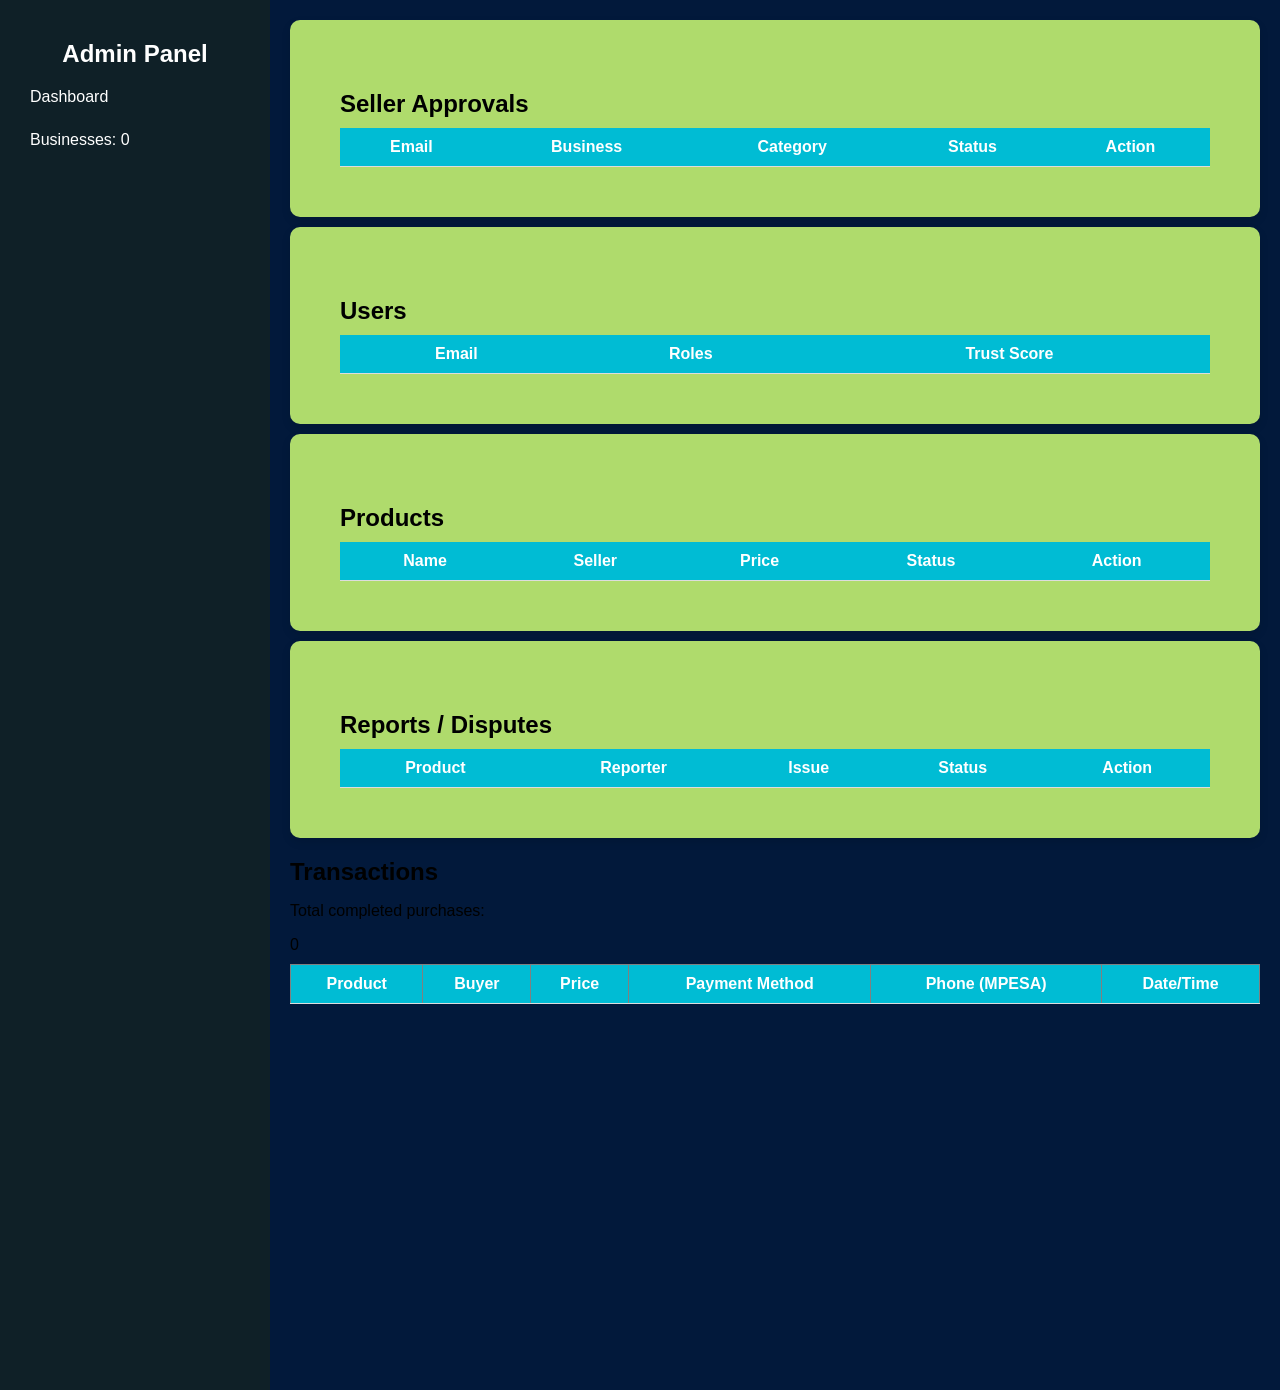
<file: Admin.html>
<!DOCTYPE html>
<html lang="en">
<head>
<meta charset="UTF-8">
<meta name="viewport" content="width=device-width, initial-scale=1.0">
<title>Safe Markets Admin</title>

<style>
body{
    margin:0;
    font-family:Arial, Helvetica, sans-serif;
    display:flex;
}

/* Sidebar */
.sidebar{
    width:230px;
    background: #0f2027;
    color:white;
    height:150vh;
    padding:20px;
}

.sidebar h2{
    text-align:center;
}

.sidebar a{
    display:block;
    color:white;
    padding:10px;
    text-decoration:none;
    margin:5px 0;
    border-radius:6px;
}

.sidebar a:hover{
    background:#1c3b4a;
}

/* Main */
.main{
    flex:1;
    background:#02193b;
    padding:20px;
}

h2{
    margin-bottom:10px;
}

/* Cards */
.card{
    background:rgb(175, 219, 108);
    padding:50px;
    margin-bottom:10px;
    border-radius:10px;
    box-shadow:0 4px 10px rgba(0,0,0,0.1);
}

/* Tables */
table{
    width:100%;
    border-collapse:collapse;
}

th, td{
    padding:10px;
    border-bottom:1px solid #ddd;
}

th{
    background:#00bcd4;
    color:white;
}

/* Buttons */
button{
    padding:5px 10px;
    border:none;
    border-radius:5px;
    cursor:pointer;
}

.approve{ background:#4caf50; color:white; }
.reject{ background:#f44336; color:white; }
.resolve{ background:#2196f3; color:white; }

</style>
</head>

<div class="sidebar">
    <h2>Admin Panel</h2>
    <a href="#">Dashboard</a>
    <a href="#">Businesses: <span id="businessCount">0</span></a>
</div>

<div class="main">

    <div class="card">
    <h2>Seller Approvals</h2>
    <table>
    <thead>
    <tr>
    <th>Email</th>
    <th>Business</th>
    <th>Category</th>
    <th>Status</th>
    <th>Action</th>
    </tr>
    </thead>
    <tbody id="sellerTable"></tbody>
    </table>
</div>

    <!-- USERS -->
    <div class="card">
        <h2>Users</h2>
        <table>
        <thead>
        <tr>
        <th>Email</th>
        <th>Roles</th>
        <th>Trust Score</th>
        </tr>
        </thead>
        <tbody id="usersTable"></tbody>
        </table>
    </div>

    <!-- PRODUCTS -->
    <div class="card">
        <h2>Products</h2>
        <table>
        <thead>
        <tr>
        <th>Name</th>
        <th>Seller</th>
        <th>Price</th>
        <th>Status</th>
        <th>Action</th>
        </tr>
        </thead>
        <tbody id="productsTable"></tbody>
        </table>
    </div>

    <!-- REPORTS -->
    <div class="card">
        <h2>Reports / Disputes</h2>
        <table>
        <thead>
        <tr>
        <th>Product</th>
        <th>Reporter</th>
        <th>Issue</th>
        <th>Status</th>
        <th>Action</th>
        </tr>
        </thead>
        <tbody id="reportsTable"></tbody>
        </table>
    </div>

     <!--TRANSACTIONS-->
    <h2>Transactions</h2>
<p>Total completed purchases:</p>
<div id="transactionsCount"></div>

<table id="transactionsTable" border="1" style="width:100%; border-collapse: collapse; margin-top:10px;">
    <thead>
    <tr>
    <th>Product</th>
    <th>Buyer</th>
    <th>Price</th>
    <th>Payment Method</th>
    <th>Phone (MPESA)</th>
    <th>Date/Time</th>
    </tr>
    </thead>
    <tbody>
    </tbody>
</table>

</div>

<script>

/* Load data */
let users = JSON.parse(localStorage.getItem("users")) || [];
let products = JSON.parse(localStorage.getItem("products")) || [];
let reports = JSON.parse(localStorage.getItem("reports")) || [];

/* ✅ FIX OLD USERS */
users = users.map(u => {
    if(!u.roles){
        u.roles = [u.role || "buyer"];
    }
    if(!u.status){
        u.status = "none";
    }
    return u;
});

localStorage.setItem("users", JSON.stringify(users));

/* USERS TABLE */
function renderUsers(){
    const table = document.getElementById("usersTable");
    table.innerHTML = "";

    users.forEach(u => {
        table.innerHTML += `
            <tr>
                <td>${u.email}</td>
                <td>${u.roles.join(", ")}</td>
                <td>${u.trustScore}%</td>
            </tr>
        `;
    });
}

/* PRODUCTS */
function renderProducts(){
    const table = document.getElementById("productsTable");
    table.innerHTML = "";

    products.forEach((p, index) => {
        table.innerHTML += `
            <tr>
                <td>${p.name}</td>
                <td>${p.seller}</td>
                <td>$${p.price}</td>
                <td>${p.approved ? "Approved" : "Pending"}</td>
                <td>
                    <button class="approve" onclick="approveProduct(${index})">Approve</button>
                    <button class="reject" onclick="deleteProduct(${index})">Delete</button>
                </td>
            </tr>
        `;
    });
}

/* REPORTS */
function renderReports(){
    const table = document.getElementById("reportsTable");
    table.innerHTML = "";

    reports.forEach((r, index) => {
        let product = products.find(p => p.id == r.productId);

        table.innerHTML += `
            <tr>
                <td>${product ? product.name : "Deleted"}</td>
                <td>${r.reporter}</td>
                <td>${r.issueType}</td>
                <td>${r.status}</td>
                <td>
                    <button class="resolve" onclick="resolveReport(${index})">Resolve</button>
                </td>
            </tr>
        `;
    });
}

/* SELLERS */
function renderSellers(){
    const table = document.getElementById("sellerTable");
    table.innerHTML = "";

    users.forEach((u,index)=>{
        if(u.roles.includes("seller")){
            table.innerHTML += `
            <tr>
                <td>${u.email}</td>
                <td>${u.businessName || "-"}</td>
                <td>${u.category || "-"}</td>
                <td>${u.status}</td>
                <td>
                    <button class="approve" onclick="approveSeller(${index})">Approve</button>
                    <button class="reject" onclick="blockSeller(${index})">Block</button>
                </td>
            </tr>
            `;
        }
    });
}

/* ACTIONS */
function approveProduct(index){
    products[index].approved = true;
    localStorage.setItem("products", JSON.stringify(products));
    renderProducts();
}

function deleteProduct(index){
    products.splice(index,1);
    localStorage.setItem("products", JSON.stringify(products));
    renderProducts();
}

function resolveReport(index){
    reports[index].status = "resolved";
    localStorage.setItem("reports", JSON.stringify(reports));

    let r = reports[index];
    let prod = products.find(p => p.id == r.productId);
    if(prod) updateTrustScore(prod.seller); // ✅ adjust trust
    renderReports();
}

/* ✅ FIX SELLER APPROVAL SYNC */
function approveSeller(i){
    users[i].status = "approved";
    localStorage.setItem("users", JSON.stringify(users));

    let active = JSON.parse(localStorage.getItem("activeUser"));
    if(active && active.email === users[i].email){
        localStorage.setItem("activeUser", JSON.stringify(users[i]));
    }

    renderSellers();
}

function blockSeller(i){
    users[i].status = "blocked";
    localStorage.setItem("users", JSON.stringify(users));

    let active = JSON.parse(localStorage.getItem("activeUser"));
    if(active && active.email === users[i].email){
        localStorage.setItem("activeUser", JSON.stringify(users[i]));
    }

    renderSellers();
}

/* AUTO BLOCK LOW TRUST */
users.forEach(u=>{
    if(u.trustScore < 40){
        u.status = "blocked";
    }
});
localStorage.setItem("users", JSON.stringify(users));

/* COUNT */
function updateBusinessCount(){
    let count = users.filter(u => u.roles.includes("seller")).length;
    document.getElementById("businessCount").innerText = count;
}

/* INIT */
renderUsers();
renderProducts();
renderReports();
renderSellers();
updateBusinessCount();

/* TRANSACTIONS */
function renderTransactions() {
    const table = document.getElementById("transactionsTable").querySelector("tbody");
    table.innerHTML = "";

    const soldProducts = products.filter(p => p.sold);

    soldProducts.forEach(p => {
        const buyerEmail = p.buyerEmail || "-"; // store buyer email when checkout happens
        const phone = p.buyerPhone || "-";
        const date = p.soldAt ? new Date(p.soldAt).toLocaleString() : "-";

        table.innerHTML += `
            <tr>
                <td>${p.name}</td>
                <td>${buyerEmail}</td>
                <td>$${p.price}</td>
                <td>${p.paymentMethod || "-"}</td>
                <td>${phone}</td>
                <td>${date}</td>
            </tr>
        `;
    });

    document.getElementById("transactionsCount").innerText = soldProducts.length;
}

/* Call after all renderings */
renderTransactions();

</script>

</body>
</html>
</file>
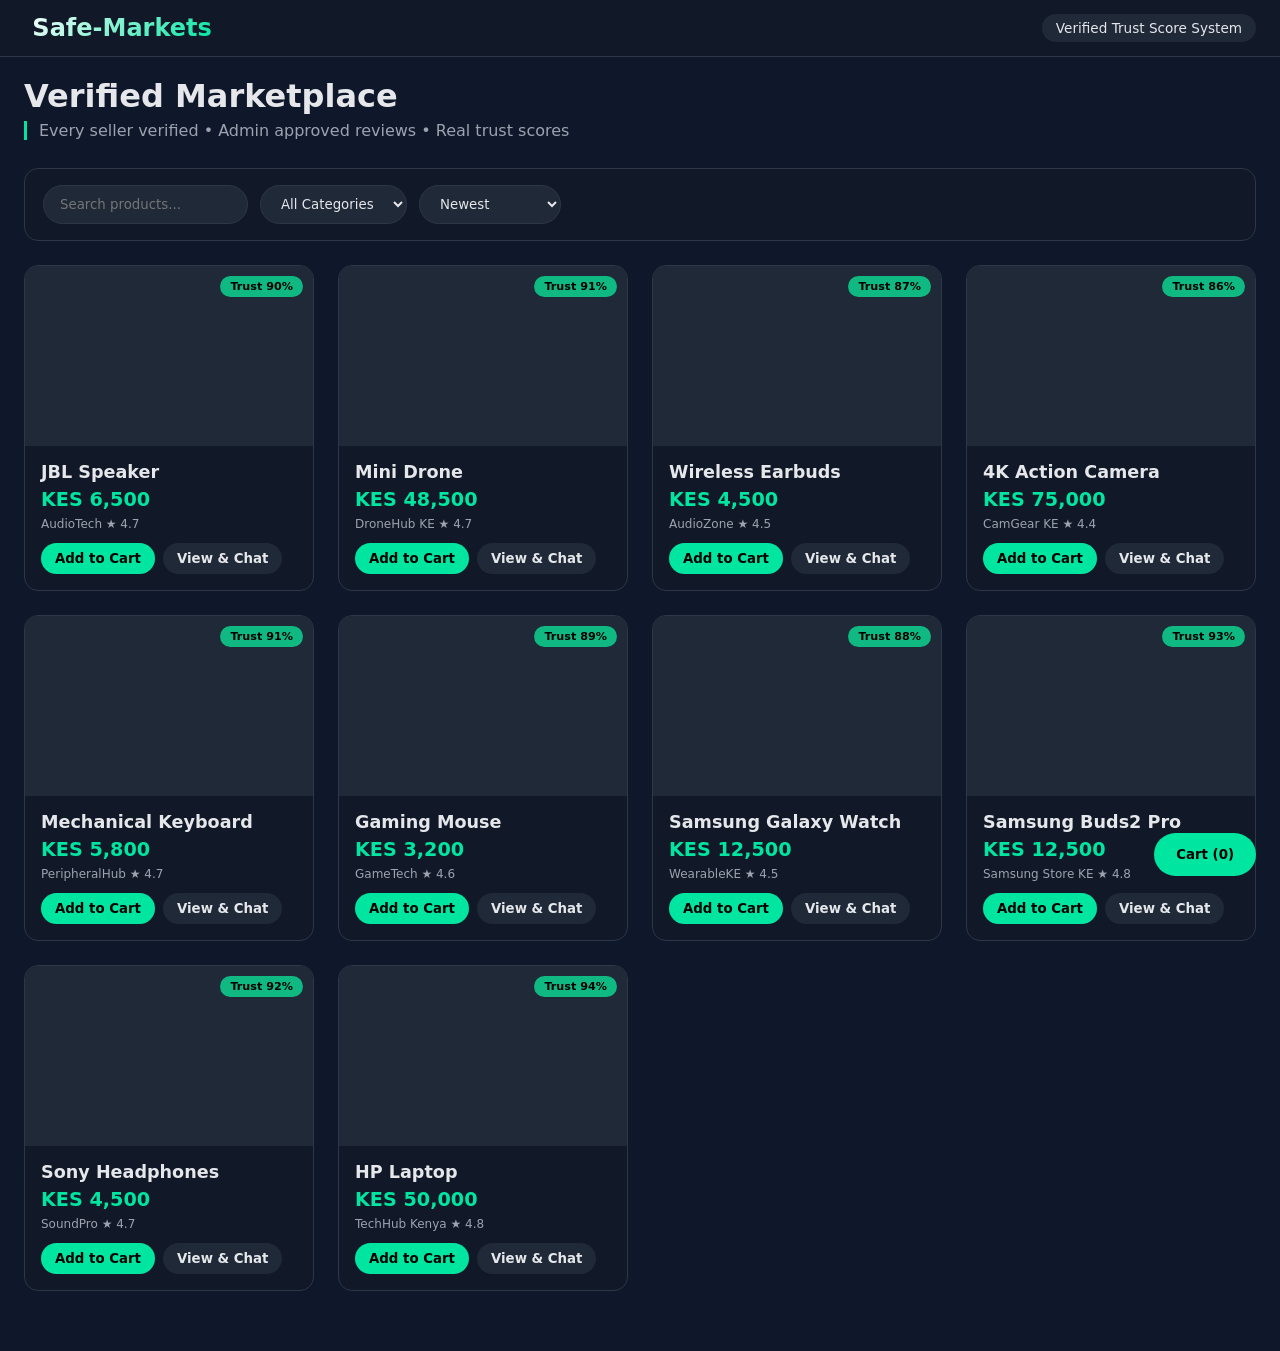
<file: marketplace.html>
<!DOCTYPE html>
<html lang="en">
<head>
  <meta charset="UTF-8" />
  <meta name="viewport" content="width=device-width, initial-scale=1.0" />
  <title>SafeMarket Marketplace</title>
  <style>
    * {
      box-sizing: border-box;
      margin: 0;
      padding: 0;
      font-family: system-ui, 'Inter', -apple-system, sans-serif;
    }

    :root {
      --bg: #0f172a;
      --surface: #111827;
      --surface2: #1f2937;
      --border: #2d3748;
      --text: #e5e7eb;
      --text2: #9ca3af;
      --accent: #00e5a0;
      --trust-high: #10b981;
      --trust-mid: #f59e0b;
      --trust-low: #ef4444;
      --radius: 14px;
      --shadow: 0 10px 25px -5px rgba(0, 0, 0, 0.3);
    }

    body { background: var(--bg); color: var(--text); }

    .container { max-width: 1400px; margin: 0 auto; padding: 20px 24px; }

  
    .nav {
      background: var(--surface);
      border-bottom: 1px solid var(--border);
      position: sticky;
      top: 0;
      z-index: 100;
      backdrop-filter: blur(8px);
    }
    .nav-inner {
      display: flex;
      justify-content: space-between;
      align-items: center;
      padding: 14px 24px;
      max-width: 1400px;
      margin: 0 auto;
    }
    .nav-logo {
      font-weight: 800;
      font-size: 1.5rem;
      text-decoration: none;
      background: linear-gradient(135deg, #fff, var(--accent));
      background-clip: text;
      -webkit-background-clip: text;
      color: transparent;
    }
    .trust-badge-nav {
      background: var(--surface2);
      padding: 6px 14px;
      border-radius: 40px;
      font-size: 0.85rem;
      font-weight: 500;
    }

   body {
	user-select:none;
}
    .header h1 { font-size: 2rem; margin-bottom: 6px; }
    .header p { color: var(--text2); border-left: 3px solid var(--accent); padding-left: 12px; }

    .toolbar {
      display: flex;
      gap: 12px;
      flex-wrap: wrap;
      margin: 28px 0 24px;
      padding: 16px 18px;
      background: var(--surface);
      border: 1px solid var(--border);
      border-radius: var(--radius);
    }
    input, select {
      padding: 10px 16px;
      border-radius: 40px;
      border: 1px solid var(--border);
      background: var(--surface2);
      color: var(--text);
      outline: none;
    }
    input:focus, select:focus { border-color: var(--accent); }


    .grid {
      display: grid;
      grid-template-columns: repeat(auto-fill, minmax(290px, 1fr));
      gap: 24px;
      margin-bottom: 40px;
    }
    .card {
      background: var(--surface);
      border: 1px solid var(--border);
      border-radius: var(--radius);
      overflow: hidden;
      transition: 0.25s;
      cursor: pointer;
    }
    .card:hover { transform: translateY(-5px); border-color: var(--accent); box-shadow: var(--shadow); }
    .card-img {
      height: 180px;
      background-size: cover;
      background-position: center;
      background-color: var(--surface2);
      position: relative;
    }
    .trust-score-chip {
      position: absolute;
      top: 10px;
      right: 10px;
      background: rgba(0,0,0,0.75);
      backdrop-filter: blur(4px);
      padding: 4px 10px;
      border-radius: 30px;
      font-size: 0.7rem;
      font-weight: bold;
    }
    .card-body { padding: 16px; }
    .title { font-weight: 700; font-size: 1.1rem; }
    .price { color: var(--accent); font-weight: 800; font-size: 1.2rem; margin: 6px 0; }
    .seller { font-size: 0.75rem; color: var(--text2); margin: 4px 0; }
    .actions { display: flex; gap: 8px; margin-top: 12px; }
    button {
      padding: 8px 14px;
      border: none;
      border-radius: 40px;
      cursor: pointer;
      font-weight: 600;
      transition: 0.2s;
    }
    .primary { background: var(--accent); color: #000; }
    .secondary { background: var(--surface2); color: var(--text); }


    .modal-overlay {
      position: fixed;
      top: 0;
      left: 0;
      width: 100%;
      height: 100%;
      background: rgba(0,0,0,0.85);
      backdrop-filter: blur(5px);
      z-index: 200;
      display: flex;
      justify-content: center;
      align-items: center;
      visibility: hidden;
      opacity: 0;
      transition: 0.2s;
    }
    .modal-overlay.active {
      visibility: visible;
      opacity: 1;
    }
    .modal {
      background: var(--surface);
      border-radius: 24px;
      max-width: 1100px;
      width: 90%;
      max-height: 85vh;
      overflow-y: auto;
      border: 1px solid var(--border);
      padding: 24px;
      position: relative;
    }
    .modal-close {
      position: absolute;
      top: 16px;
      right: 20px;
      background: var(--surface2);
      font-size: 1.2rem;
      width: 32px;
      height: 32px;
      border-radius: 50%;
      display: flex;
      align-items: center;
      justify-content: center;
      cursor: pointer;
    }
    .product-detail-grid {
      display: grid;
      grid-template-columns: 1fr 1.2fr;
      gap: 28px;
      margin-top: 20px;
    }
    .detail-img {
      width: 100%;
      height: 260px;
      background-size: cover;
      background-position: center;
      border-radius: 20px;
      background-color: var(--surface2);
    }
    .trust-score-big {
      display: inline-block;
      padding: 6px 14px;
      border-radius: 40px;
      font-weight: bold;
      margin: 12px 0;
    }
    .reviews-section, .chat-section {
      margin-top: 24px;
      border-top: 1px solid var(--border);
      padding-top: 20px;
    }
    .review-item {
      background: var(--surface2);
      padding: 12px;
      border-radius: 12px;
      margin-bottom: 12px;
    }
    .review-user { font-weight: bold; color: var(--accent); }
    .review-text { margin: 6px 0; font-size: 0.9rem; }
    .review-verified { font-size: 0.7rem; color: var(--trust-high); }
    .chat-messages {
      background: var(--surface2);
      border-radius: 16px;
      height: 200px;
      overflow-y: auto;
      padding: 12px;
      margin-bottom: 12px;
    }
    .chat-input-area {
      display: flex;
      gap: 8px;
    }
    .chat-input-area input {
      flex: 1;
    }
    .message { margin-bottom: 10px; padding: 6px 10px; border-radius: 12px; max-width: 80%; }
    .message.buyer { background: var(--accent); color: #000; margin-left: auto; text-align: right; }
    .message.seller { background: var(--surface); border: 1px solid var(--border); }

 
    .cart-btn {
      position: fixed;
      bottom: 24px;
      right: 24px;
      background: var(--accent);
      padding: 14px 22px;
      border-radius: 60px;
      font-weight: 800;
      z-index: 150;
      border: none;
      cursor: pointer;
    }
    .cart-panel {
      position: fixed;
      top: 0;
      right: 0;
      width: 360px;
      height: 100%;
      background: var(--surface);
      border-left: 1px solid var(--border);
      transform: translateX(100%);
      transition: 0.3s;
      z-index: 300;
      display: flex;
      flex-direction: column;
    }
    .cart-panel.open { transform: translateX(0); }
    .cart-header, .cart-footer { padding: 16px; border-bottom: 1px solid var(--border); }
    .cart-body { flex: 1; overflow: auto; padding: 12px; }
    .cart-item { display: flex; justify-content: space-between; padding: 10px 0; border-bottom: 1px solid var(--border); align-items: center; }
    @media (max-width: 700px) {
      .product-detail-grid { grid-template-columns: 1fr; }
    }
  </style>
</head>
<body>
<nav class="nav">
  <div class="nav-inner">
    <a href="#" class="nav-logo">️ Safe-Markets</a>
    <div class="trust-badge-nav"> Verified Trust Score System</div>
  </div>
</nav>

<div class="container">
  <div class="header">
    <h1>Verified Marketplace</h1>
    <p>Every seller verified • Admin approved reviews • Real trust scores</p>
  </div>
  <div class="toolbar">
    <input type="search" id="search" placeholder="Search products..." />
    <select id="category"></select>
    <select id="sort">
      <option value="new">Newest</option>
      <option value="low">Price Low</option>
      <option value="high">Price High</option>
      <option value="trust">Highest Trust</option>
    </select>
  </div>
  <div class="grid" id="grid"></div>
</div>

<button class="cart-btn" id="cartBtn"> Cart (<span id="cartCount">0</span>)</button>
<div class="cart-panel" id="cartPanel">
  <div class="cart-header">Your Cart <button id="closeCartBtn" style="float:right; background:none; color:var(--text); font-size:1.2rem;">✕</button></div>
  <div class="cart-body" id="cartBody"></div>
  <div class="cart-footer"><strong id="total">Total: KES 0</strong><button id="checkoutBtn" style="width:100%; margin-top:12px; background:var(--accent); color:#000;">Buy Now</button></div>
</div>

<!-- Modal: Product detail + chat + reviews -->
<div class="modal-overlay" id="productModal">
  <div class="modal">
    <div class="modal-close" id="modalClose">✕</div>
    <div id="modalContent"></div>
  </div>
</div>

<script>

// 🔹 Demo products (DO NOT TOUCH)
const demoProducts = [
  { id: 1, name: "HP Laptop", price: 50000, category: "Electronics", img: "https://images.unsplash.com/photo-1517336714731-489689fd1ca8?w=400", desc: "Core i5, 8GB RAM, 256GB SSD. Ideal for work and school.", seller: "TechHub Kenya", sellerRating: 4.8, trustScore: 94 },
  { id: 2, name: "Sony Headphones", price: 4500, category: "Electronics", img: "https://images.unsplash.com/photo-1505740420928-5e560c06d30e?w=400", desc: "Noise cancelling, deep bass, 30hr battery life.", seller: "SoundPro", sellerRating: 4.7, trustScore: 92 },
  { id: 3, name: "Samsung Buds2 Pro", price: 12500, category: "Electronics", img: "https://images.unsplash.com/photo-1590658268037-6bf12165a8df?w=400", desc: "Active noise cancellation, 360 audio, wireless charging case.", seller: "Samsung Store KE", sellerRating: 4.8, trustScore: 93 },
  { id: 4, name: "Samsung Galaxy Watch", price: 12500, category: "Electronics", img: "https://images.unsplash.com/photo-1546868871-7041f2a55e12?w=400", desc: "Fitness tracker, heart rate monitor, GPS, sleep tracking.", seller: "WearableKE", sellerRating: 4.5, trustScore: 88 },
  { id: 5, name: "Gaming Mouse", price: 3200, category: "Electronics", img: "https://images.unsplash.com/photo-1615663245857-ac93bb7c39e7?w=400", desc: "RGB, high precision, 16000 DPI, programmable buttons.", seller: "GameTech", sellerRating: 4.6, trustScore: 89 },
  { id: 6, name: "Mechanical Keyboard", price: 5800, category: "Electronics", img: "https://images.unsplash.com/photo-1587829741301-dc798b83add3?w=400", desc: "Blue switches, RGB backlit, durable aluminum frame.", seller: "PeripheralHub", sellerRating: 4.7, trustScore: 91 },
  { id: 7, name: "4K Action Camera", price: 75000, category: "Electronics", img: "https://images.unsplash.com/photo-1502920917128-1aa500764cbd?w=400", desc: "Waterproof, ultra-wide lens, image stabilization.", seller: "CamGear KE", sellerRating: 4.4, trustScore: 86 },
  { id: 8, name: "Wireless Earbuds", price: 4500, category: "Electronics", img: "https://images.unsplash.com/photo-1590658268037-6bf12165a8df?w=400", desc: "Bluetooth 5.3, 24hr playtime, IPX4 waterproof.", seller: "AudioZone", sellerRating: 4.5, trustScore: 87 },
  { id: 9, name: "Mini Drone", price: 48500, category: "Electronics", img: "https://images.unsplash.com/photo-1579829366248-204fe8413f31?w=400", desc: "4K camera, foldable, 30min flight time, GPS stabilization.", seller: "DroneHub KE", sellerRating: 4.7, trustScore: 91 },
  { id: 10, name: "JBL Speaker", price: 6500, category: "Electronics", img: "https://images.unsplash.com/photo-1589003077984-894e133dabab?w=400", desc: "Voice control, premium sound, smart home integration.", seller: "AudioTech", sellerRating: 4.7, trustScore: 90 }
];

// 🔹 Load REAL products from localStorage
let storedProducts = JSON.parse(localStorage.getItem("products")) || [];

// 🔹 Convert them to match marketplace format
let formattedStoredProducts = storedProducts.map(p => ({
    id: p.id,
    name: p.name,
    price: p.price,
    category: p.category || "others",
    img: p.image || "https://via.placeholder.com/300x200?text=No+Image",
    desc: p.description || "No description",
    seller: p.seller,
    sellerRating: 4.5, // default
    trustScore: 80     // default
}));

// 🔹 Merge BOTH
const products = [...demoProducts, ...formattedStoredProducts];

// 🔹 Load reviews from localStorage or fallback demo
let reviewsDB = JSON.parse(localStorage.getItem('reviewsDB')) || {
  1: [{ user: "Alice Mainaa", text: "Fast delivery, laptop is perfect!", verified: true, rating: 5 }],
  2: [{ user: "Dennis Kabugua", text: "Noise cancellation is insane!", verified: true, rating: 5 }],
  3: [{ user: "Peter Mutua", text: "Samsung Buds are incredible!", verified: true, rating: 5 }],
  4: [{ user: "Tom Kimani", text: "Accurate fitness tracking, battery lasts 2 days.", verified: true, rating: 4 }],
  5: [{ user: "James Kyeni", text: "Great gaming mouse, super responsive.", verified: true, rating: 5 }],
  6: [{ user: "Chris Mulot", text: "Typing feels amazing, build quality is solid.", verified: true, rating: 5 }],
  7: [{ user: "Diana Wamboi", text: "Great action camera, footage is crystal clear.", verified: true, rating: 5 }],
  8: [{ user: "Paul Kasongo", text: "Excellent battery life, sound is crisp.", verified: true, rating: 5 }],
  9: [{ user: "Kevin Tuju", text: "Drone flies smooth, camera quality is amazing.", verified: true, rating: 5 }],
  10: [{ user: "Emma Nga'nga", text: "Super fast charging, compact size.", verified: true, rating: 5 }]
};

// Ensure every product has at least one review
for (let i = 1; i <= 10; i++) {
  if (!reviewsDB[i] || reviewsDB[i].length === 0) {
    reviewsDB[i] = [{ user: "Verified Buyer", text: "Great product, trusted seller!", verified: true, rating: 5 }];
  }
}

// 🔹 Chat messages
let chatMessages = {};
products.forEach(p => { chatMessages[p.id] = [{ sender: "seller", text: `Hi! I'm ${p.seller}. Any questions about ${p.name}?` }] });

let cart = [];

// DOM references
const gridEl = document.getElementById('grid');
const cartPanel = document.getElementById('cartPanel');
const cartCountSpan = document.getElementById('cartCount');
const cartBody = document.getElementById('cartBody');
const totalSpan = document.getElementById('total');
const modalOverlay = document.getElementById('productModal');
const modalContent = document.getElementById('modalContent');

function getTrustColor(score) {
  if (score >= 85) return 'var(--trust-high)';
  if (score >= 70) return 'var(--trust-mid)';
  return 'var(--trust-low)';
}

// 🔹 Render Products
function renderProducts() {
  let filtered = [...products];
  const searchTerm = document.getElementById('search').value.toLowerCase();
  const category = document.getElementById('category').value;
  const sortBy = document.getElementById('sort').value;

  if (searchTerm) filtered = filtered.filter(p => p.name.toLowerCase().includes(searchTerm) || p.desc.toLowerCase().includes(searchTerm));
  if (category !== 'all') filtered = filtered.filter(p => p.category === category);
  if (sortBy === 'low') filtered.sort((a,b) => a.price - b.price);
  else if (sortBy === 'high') filtered.sort((a,b) => b.price - a.price);
  else if (sortBy === 'trust') filtered.sort((a,b) => b.trustScore - a.trustScore);
  else filtered.sort((a,b) => b.id - a.id);

  gridEl.innerHTML = filtered.map(p => `
    <div class="card" data-id="${p.id}">
      <div class="card-img" style="background-image: url('${p.img}');">
        <div class="trust-score-chip" style="background:${getTrustColor(p.trustScore)}; color:black;"> Trust ${p.trustScore}%</div>
      </div>
      <div class="card-body">
        <div class="title">${p.name}</div>
        <div class="price">KES ${p.price.toLocaleString()}</div>
        <div class="seller">${p.seller} ★ ${p.sellerRating}</div>
        <div class="actions">
          <button class="primary add-cart-btn" data-id="${p.id}">Add to Cart</button>
          <button class="secondary view-detail" data-id="${p.id}">View & Chat</button>
        </div>
      </div>
    </div>
  `).join('');

  document.querySelectorAll('.add-cart-btn').forEach(btn => {
    btn.addEventListener('click', (e) => { e.stopPropagation(); addToCart(parseInt(btn.dataset.id)); });
  });
  document.querySelectorAll('.view-detail').forEach(btn => {
    btn.addEventListener('click', (e) => { e.stopPropagation(); openProductModal(parseInt(btn.dataset.id)); });
  });
}

// 🔹 Add to cart
function addToCart(productId) {
  const product = products.find(p => p.id === productId);
  if (product) { cart.push(product); updateCartUI(); showToast("✓ Added to cart!"); }
}
function removeFromCart(index) { cart.splice(index,1); updateCartUI(); }
function updateCartUI() {
  cartCountSpan.innerText = cart.length;
  if (!cartBody) return;
  if (cart.length === 0) { cartBody.innerHTML = '<div style="text-align:center; padding:20px;">Cart is empty</div>'; totalSpan.innerText = "Total: KES 0"; return; }
  let total = 0;
  cartBody.innerHTML = cart.map((item, idx) => { total += item.price; return `<div class="cart-item"><span><strong>${item.name}</strong><br><span style="font-size:0.75rem;">KES ${item.price.toLocaleString()}</span></span><button class="remove-item" data-idx="${idx}" style="background:#ef4444;">Remove</button></div>`; }).join('');
  totalSpan.innerText = `Total: KES ${total.toLocaleString()}`;
  document.querySelectorAll('.remove-item').forEach(btn => { btn.addEventListener('click', (e) => { removeFromCart(parseInt(btn.dataset.idx)); }); });
}

// 🔹 Toast
function showToast(msg) { 
  let t = document.createElement('div'); 
  t.innerText = msg; 
  t.style.position='fixed'; 
  t.style.bottom='80px'; 
  t.style.right='24px'; 
  t.style.background='var(--accent)'; 
  t.style.color='#000'; 
  t.style.padding='10px 18px'; 
  t.style.borderRadius='40px'; 
  t.style.zIndex='999'; 
  t.style.fontWeight='bold'; 
  document.body.appendChild(t); 
  setTimeout(()=>t.remove(),1800); 
}

// 🔹 Product Modal
function openProductModal(productId) {
  const product = products.find(p => p.id === productId);
  if (!product) return;
  const reviews = reviewsDB[productId] || [];
  const trustScore = product.trustScore;
  const trustColor = getTrustColor(trustScore);

  modalContent.innerHTML = `
    <div class="product-detail-grid">
      <div class="detail-img" style="background-image: url('${product.img}');"></div>
      <div>
        <h2>${product.name}</h2>
        <div class="price">KES ${product.price.toLocaleString()}</div>
        <div> Seller: ${product.seller} ★ ${product.sellerRating}</div>
        <div class="trust-score-big" style="background:${trustColor}; color:#000;"> Trust Score: ${trustScore}%</div>
        <p>${product.desc}</p>
        <button class="primary" id="modalAddToCart">+ Add to Cart</button>
      </div>
    </div>
    <div class="reviews-section">
      <h3> Verified Buyer Reviews </h3>
      ${reviews.map(r => `<div class="review-item"><strong>${r.user}</strong> (${r.rating}★) ${r.verified ? '✓ Verified' : 'Pending'}<p>${r.text}</p></div>`).join('')}
    </div>
    <div class="leave-review-section">
      <h3>Leave a Review</h3>
      <textarea id="reviewText" placeholder="Write your review here..." rows="3"></textarea>
      <select id="reviewRating">
        <option value="5">★★★★★ 5</option>
        <option value="4">★★★★ 4</option>
        <option value="3">★★★ 3</option>
        <option value="2">★★ 2</option>
        <option value="1">★ 1</option>
      </select>
      <button class="primary" id="submitReviewBtn">Submit Review</button>
    </div>
    <div class="chat-section">
      <h3> Chat with Seller </h3>
      <div class="chat-messages" id="chatMessagesBox"></div>
      <div class="chat-input-area">
        <input type="text" id="chatInputMsg" placeholder="Ask about product..." />
        <button id="sendChatBtn" class="primary">Send</button>
      </div>
      <p style="font-size:0.7rem;"> Admin oversight ensures safety </p>
    </div>
  `;

  // Render chat
  const chatBox = document.getElementById('chatMessagesBox');
  function renderChat() {
    const msgs = chatMessages[product.id] || [];
    chatBox.innerHTML = msgs.map(m => `<div class="message ${m.sender === 'buyer' ? 'buyer' : 'seller'}"><strong>${m.sender === 'buyer' ? 'You' : product.seller}:</strong> ${m.text}</div>`).join('');
    chatBox.scrollTop = chatBox.scrollHeight;
  }
  renderChat();

  const sendBtn = document.getElementById('sendChatBtn');
  const chatInput = document.getElementById('chatInputMsg');
  const newSend = () => {
    const msg = chatInput.value.trim();
    if (msg) {
      if (!chatMessages[product.id]) chatMessages[product.id] = [];
      chatMessages[product.id].push({ sender: "buyer", text: msg });
      renderChat();
      chatInput.value = '';
      setTimeout(() => {
        const autoResponses = [`Thanks for your interest!`, `We offer 1-year warranty.`, `Free delivery above KES 15000.`];
        const randomReply = autoResponses[Math.floor(Math.random() * autoResponses.length)];
        chatMessages[product.id].push({ sender: "seller", text: randomReply });
        renderChat();
      }, 1000);
    }
  };
  sendBtn.addEventListener('click', newSend);
  chatInput.addEventListener('keypress', (e) => { if(e.key === 'Enter') newSend(); });

  // Add to cart from modal
  document.getElementById('modalAddToCart')?.addEventListener('click', () => { addToCart(product.id); showToast(`Added ${product.name} to cart`); });

  // Submit review
  document.getElementById('submitReviewBtn').addEventListener('click', () => {
    const text = document.getElementById('reviewText').value.trim();
    const rating = parseInt(document.getElementById('reviewRating').value);
    const activeUser = JSON.parse(localStorage.getItem('activeUser')) || { email: "Anonymous Buyer" };
    if (!text) return alert("Please write a review.");
    if (!reviewsDB[product.id]) reviewsDB[product.id] = [];
    reviewsDB[product.id].push({ user: activeUser.email, text, verified: false, rating });
    localStorage.setItem('reviewsDB', JSON.stringify(reviewsDB));
    alert("Thank you! Your review will appear after admin approval.");
    openProductModal(product.id); // refresh modal
  });

  modalOverlay.classList.add('active');
}

// 🔹 Populate categories
function populateCategories() {
  const cats = [...new Set(products.map(p => p.category))];
  const catSelect = document.getElementById('category');
  catSelect.innerHTML = '<option value="all">All Categories</option>' + cats.map(c => `<option value="${c}">${c}</option>`).join('');
}

// 🔹 Events
document.getElementById('search').addEventListener('input', renderProducts);
document.getElementById('category').addEventListener('change', renderProducts);
document.getElementById('sort').addEventListener('change', renderProducts);
document.getElementById('cartBtn').addEventListener('click', () => cartPanel.classList.add('open'));
document.getElementById('closeCartBtn').addEventListener('click', () => cartPanel.classList.remove('open'));
document.getElementById('modalClose').addEventListener('click', () => modalOverlay.classList.remove('active'));
modalOverlay.addEventListener('click', (e) => { if(e.target === modalOverlay) modalOverlay.classList.remove('active'); });
document.getElementById('checkoutBtn').addEventListener('click', () => {
  if(cart.length){
      localStorage.setItem('checkoutCart', JSON.stringify(cart));
      window.location.href = "checkout.html";
  } else alert("Your cart is empty!");
});

// 🔹 Init
populateCategories();
renderProducts();
updateCartUI();
</script>
</body>
</html>
</file>
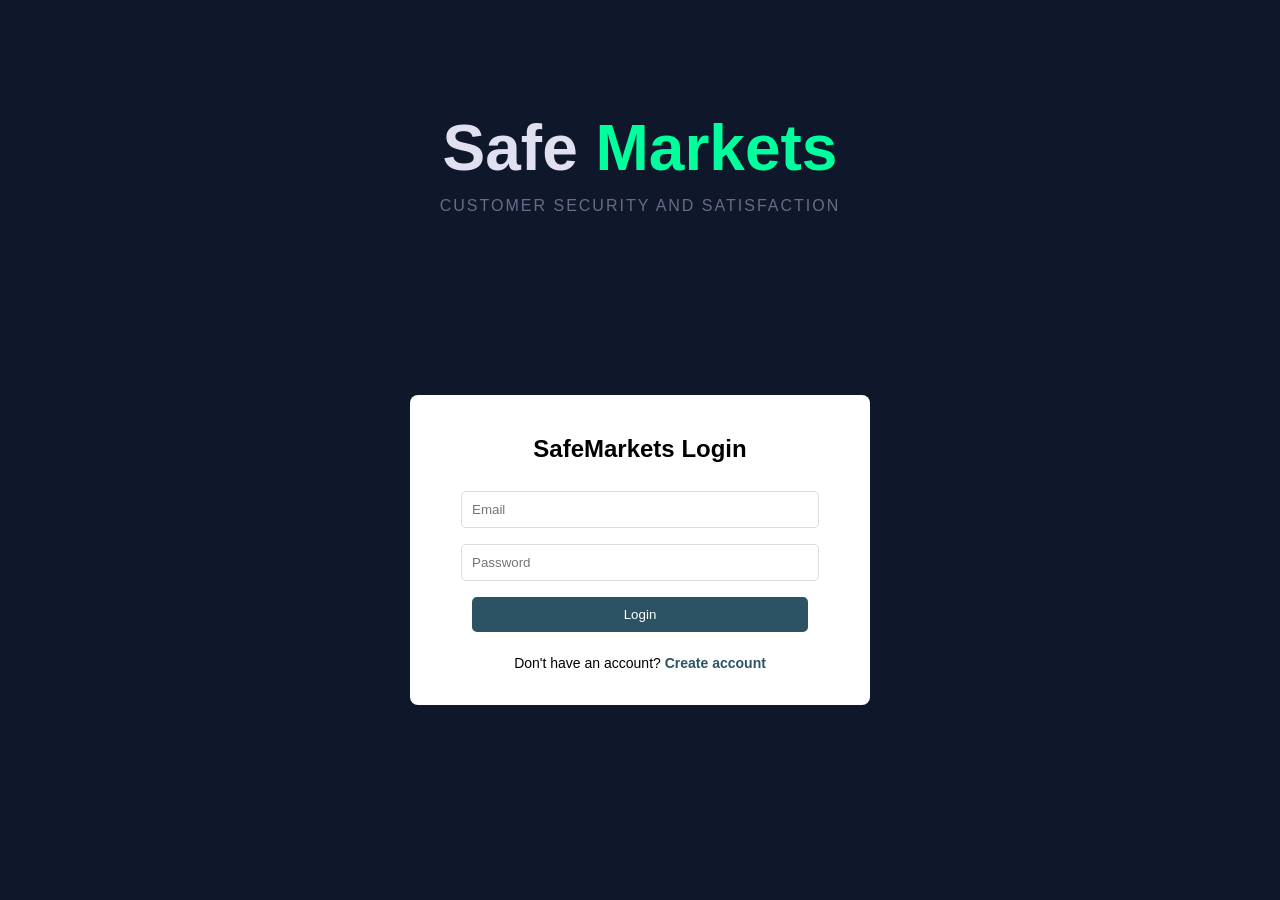
<file: register.html>
<!DOCTYPE html>
<html lang="en">
<head>
<meta charset="UTF-8">
<title>Safe Markets - Auth</title>
<meta name="viewport" content="width=device-width, initial-scale=1.0">

<style>
body {
  font-family: Arial, sans-serif;
  background-color: #0f172a;
}
  .hero {
  padding: 60px 24px;
  text-align: center;
}

.hero h1 {
  font-size: clamp(32px, 8vw, 64px);
  font-weight: 800;
  color: #e0e0f0;        
  margin-bottom: 12px;
}

.hero h1 span {
  color: #00ff9d;        
}

.slogan {
  font-size: 16px;
  color: #6a6a8a;        
  letter-spacing: 2px;
  text-transform: uppercase;
}

/* Containers */
.container {
  width: 100%;
  display: flex;
  justify-content: center;
  align-items: center;
  margin-top: 120px;
}

.card {
  background: white;
  width: 420px;
  padding: 20px;
  border-radius: 8px;
  text-align: center;
}

/* Inputs */
input, button {
  width: 80%;
  padding: 10px;
  margin: 8px 0;
  border: 1px solid #ddd;
  border-radius: 5px;
}

button {
  background: #2c5364;
  color: white;
  cursor: pointer;
  border: none;
}

button:hover {
  background: #1a3a44;
}

/* Role */
.role-select {
  text-align: left;
  width: 80%;
  margin: 10px auto;
}

.role-option {
  display: inline-block;
  margin-right: 15px;
}

/* Terms */
.terms {
  display: flex;
  justify-content: center;
  gap: 5px;
  font-size: 14px;
}

/* Switch */
.switch-text {
  margin-top: 15px;
  font-size: 14px;
}

.switch-text a {
  color: #2c5364;
  font-weight: bold;
  cursor: pointer;
}

/* Animation */
.swipe-in {
  animation: slideIn 0.4s ease;
}

@keyframes slideIn {
  from { opacity: 0; transform: translateX(30px); }
  to { opacity: 1; transform: translateX(0); }
}

/* Hide */
.hidden {
  display: none;
}
</style>
</head>

<body>
  	<div class="hero">
  <h1>Safe <span>Markets</span></h1>
  <div class="slogan">customer security and satisfaction</div>
</div>

<div class="container">

  <!-- LOGIN -->
  <div id="loginCard" class="card swipe-in">
    <h2>SafeMarkets Login</h2>
    <input type="email" id="loginEmail" placeholder="Email">
    <input type="password" id="loginPassword" placeholder="Password">
    <button id="loginBtn">Login</button>

    <p class="switch-text">
      Don't have an account? 
      <a onclick="showRegister()">Create account</a>
    </p>
  </div>

  <!-- REGISTER -->
  <div id="registerCard" class="card hidden swipe-in">
    <h2>Create Account</h2>

    <input type="email" id="regEmail" placeholder="Email">
    <input type="password" id="regPassword" placeholder="Password">
    <input type="password" id="confirmPassword" placeholder="Confirm Password">

    <div class="role-select">
      <p>Sign up as:</p>
      <label class="role-option">
        <input type="radio" name="role" value="buyer" checked> Buyer
      </label>
      <label class="role-option">
        <input type="radio" name="role" value="seller"> Seller
      </label>
    </div>

    <label class="terms">
      <input type="checkbox" id="termsCheck"> I agree to Terms
    </label>

    <button id="registerBtn">Register</button>

    <p class="switch-text">
      Already have an account? 
      <a onclick="showLogin()">Login</a>
    </p>
  </div>

</div>

<script>
console.log("APP LOADED");

// SWITCH VIEWS
function showRegister() {
  document.getElementById("loginCard").classList.add("hidden");
  document.getElementById("registerCard").classList.remove("hidden");
}

function showLogin() {
  document.getElementById("registerCard").classList.add("hidden");
  document.getElementById("loginCard").classList.remove("hidden");
}

// STORAGE
function getUsers() {
  return JSON.parse(localStorage.getItem("users")) || [];
}

function saveUsers(users) {
  localStorage.setItem("users", JSON.stringify(users));
}

// CREATE ADMIN
let users = getUsers();
if (!users.some(u => u.email === "admin@safemarket.com")) {
  users.push({
    email: "admin@safemarket.com",
    password: "Nexus01",
    roles: ["admin"],
    trustScore: 100,
    status: "approved"
  });
  saveUsers(users);
}

// LOGIN
document.getElementById("loginBtn").onclick = function () {
  const email = document.getElementById("loginEmail").value.trim().toLowerCase();
  const password = document.getElementById("loginPassword").value.trim();

  const user = getUsers().find(u => u.email === email && u.password === password);

  if (user) {
    localStorage.setItem("activeUser", JSON.stringify(user));
    alert("Login successful!");

    if (user.roles.includes("admin")) {
      window.location.href = "Admin.html";
    } else if (user.roles.includes("buyer")) {
      window.location.href = "marketplace.html";
    } else {
      window.location.href = "dashboard.html";
    }
  } else {
    alert("Wrong email or password!");
  }
};

// REGISTER
document.getElementById("registerBtn").onclick = function () {
  const email = document.getElementById("regEmail").value.trim().toLowerCase();
  const password = document.getElementById("regPassword").value.trim();
  const confirm = document.getElementById("confirmPassword").value.trim();
  const terms = document.getElementById("termsCheck").checked;
  const role = document.querySelector('input[name="role"]:checked').value;

  if (!email || !password || !confirm) {
    alert("Fill all fields!");
    return;
  }

  if (!terms) {
    alert("Accept terms!");
    return;
  }

  if (password !== confirm) {
    alert("Passwords do not match!");
    return;
  }

  let users = getUsers();

  if (users.some(u => u.email === email)) {
    alert("Email already exists!");
    return;
  }

  users.push({
    email: email,
    password: password,
    roles: [role],
    trustScore: 50,
    status: "none"
  });

  saveUsers(users);

  alert("Account created!");
  showLogin();
};
</script>

</body>
</html>
</file>
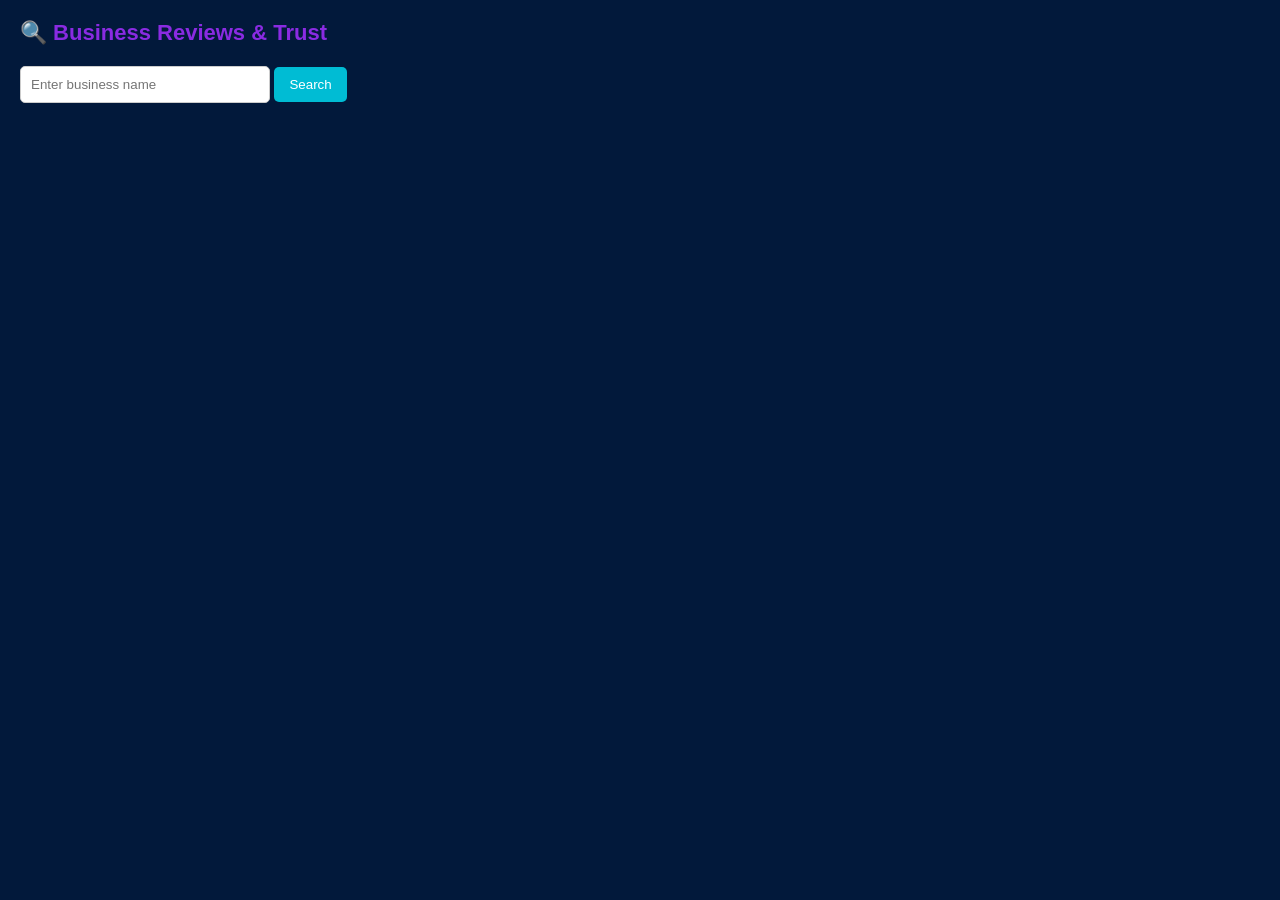
<file: reviews.html>
<!DOCTYPE html>
<html lang="en">
<head>
<meta charset="UTF-8">
<meta name="viewport" content="width=device-width, initial-scale=1.0">
<title>Safe Markets - Reviews</title>

<style>
*{
    margin:0;
    padding:0;
    box-sizing:border-box;
    font-family:Arial, Helvetica, sans-serif;
}

/* LAYOUT */
body{
    display:flex;
    background:#02193b;
}

/* SIDEBAR */
.sidebar{
    width:220px;
    background:#0f2027;
    color:white;
    height:100vh;
    padding:20px;
}

.sidebar h2{
    text-align:center;
    margin-bottom:20px;
}

.sidebar a{
    display:block;
    color:white;
    padding:10px;
    text-decoration:none;
    margin:5px 0;
    border-radius:6px;
}

.sidebar a:hover{
    background:#1c3b4a;
}

/* MAIN */
.main{
    flex:1;
    padding:20px;
    background: #02193b;
    color: blueviolet;
}

/* HEADER */
header{
    font-size:22px;
    margin-bottom:20px;
    font-weight:bold;
}

/* SEARCH */
.search-box{
    margin-bottom:20px;
}

.search-box input{
    padding:10px;
    width:250px;
    border-radius:5px;
    border:1px solid #ccc;
}

.search-box button{
    padding:10px 15px;
    background:#00bcd4;
    border:none;
    color:white;
    border-radius:5px;
    cursor:pointer;
}

/* RESULT CARD */
.result{
    max-width:600px;
    background:white;
    padding:20px;
    border-radius:10px;
    box-shadow:0 4px 10px rgba(0,0,0,0.1);
}

/* TRUST */
.trust{
    font-weight:bold;
    margin-bottom:10px;
}

/* REVIEWS */
.review{
    background:#f1f1f1;
    padding:10px;
    margin:10px 0;
    border-radius:6px;
}
</style>
</head>

<body>

<!-- MAIN CONTENT -->
<div class="main">

<header>🔍 Business Reviews & Trust</header>

<div class="search-box">
    <input type="text" id="searchInput" placeholder="Enter business name">
    <button onclick="searchBusiness()">Search</button>
</div>

<div id="resultContainer"></div>

</div>

<script>

/* Load data */
let users = JSON.parse(localStorage.getItem("users")) || [];
let reviews = JSON.parse(localStorage.getItem("reviews")) || {};
let products = JSON.parse(localStorage.getItem("products")) || [];

/* ✅ Ensure products have IDs */
products = products.map((p, index)=>{
    if(!p.id){
        p.id = Date.now() + index;
    }
    return p;
});
localStorage.setItem("products", JSON.stringify(products));

/* TRUST COLOR + LABEL */
function getTrustColor(score){
    if(score >= 80) return "green";
    if(score >= 50) return "orange";
    return "red";
}

function getTrustLabel(score){
    if(score >= 80) return "🟢 Trusted";
    if(score >= 50) return "🟡 Average";
    return "🔴 Risky";
}

/* SEARCH BUSINESS */
function searchBusiness(){

    let query = document.getElementById("searchInput").value.toLowerCase();

    let seller = users.find(u => 
        u.roles && u.roles.includes("seller") && u.businessName && u.businessName.toLowerCase().includes(query)
    );

    const container = document.getElementById("resultContainer");
    container.innerHTML = "";

    if(!seller){
        container.innerHTML = "<p>No business found</p>";
        return;
    }

    /* Collect reviews from all seller's products */
    let sellerReviews = [];
    products.filter(p => p.seller === seller.email).forEach(p=>{
        if(reviews[p.id]){
            reviews[p.id].forEach(r => sellerReviews.push(r));
        }
    });

    let avgRating = sellerReviews.length 
        ? (sellerReviews.reduce((a,b)=>a+b.rating,0)/sellerReviews.length).toFixed(1)
        : "No ratings";

    let trustScore = seller.trustScore || 50;

    /* CREATE RESULT CARD */
    let div = document.createElement("div");
    div.className = "result";

    div.innerHTML = `
        <h2>${seller.businessName}</h2>
        <p>Category: ${seller.category || "N/A"}</p>

        <p class="trust" style="color:${getTrustColor(trustScore)}">
            ${getTrustLabel(trustScore)} (${trustScore}%)
        </p>

        <p>Average Rating: ${avgRating}</p>
        <h3>Reviews (${sellerReviews.length})</h3>

        <div id="reviewsList"></div>
    `;

    container.appendChild(div);

    let reviewList = div.querySelector("#reviewsList");

    if(sellerReviews.length === 0){
        reviewList.innerHTML = "<p>No reviews yet</p>";
        return;
    }

    /* DISPLAY REVIEWS */
    sellerReviews.forEach(r=>{
        let reviewDiv = document.createElement("div");
        reviewDiv.className = "review";
        reviewDiv.innerHTML = `
            <strong>${r.reviewer}</strong> (${r.rating}★)<br>
            ${r.text}
        `;
        reviewList.appendChild(reviewDiv);
    });
}

const reviewsContainer = document.getElementById("reviewsContainer");
const searchInput = document.getElementById("searchBusiness");

function renderReviews(searchTerm="") {
    reviewsContainer.innerHTML = "";

    // Get all products
    const products = JSON.parse(localStorage.getItem("products")) || [];
    const reviewsDB = JSON.parse(localStorage.getItem("reviewsDB")) || {};

    const filtered = products.filter(p => p.seller.toLowerCase().includes(searchTerm.toLowerCase()));

    filtered.forEach(p => {
        const reviews = reviewsDB[p.id] || [];
        const verifiedReviews = reviews.filter(r => r.verified); // show only verified reviews

        if(verifiedReviews.length > 0) {
            const div = document.createElement("div");
            div.className = "business-reviews";
            div.innerHTML = `<h3>${p.seller} - ${p.name}</h3>` + 
                verifiedReviews.map(r => `<p><strong>${r.user}:</strong> ${r.text} (${r.rating}/5)</p>`).join('');
            reviewsContainer.appendChild(div);
        }
    });
}

// Live search
searchInput.addEventListener("input", (e) => renderReviews(e.target.value));

// Initial render
renderReviews();

</script>

</body>
</html>
</file>
